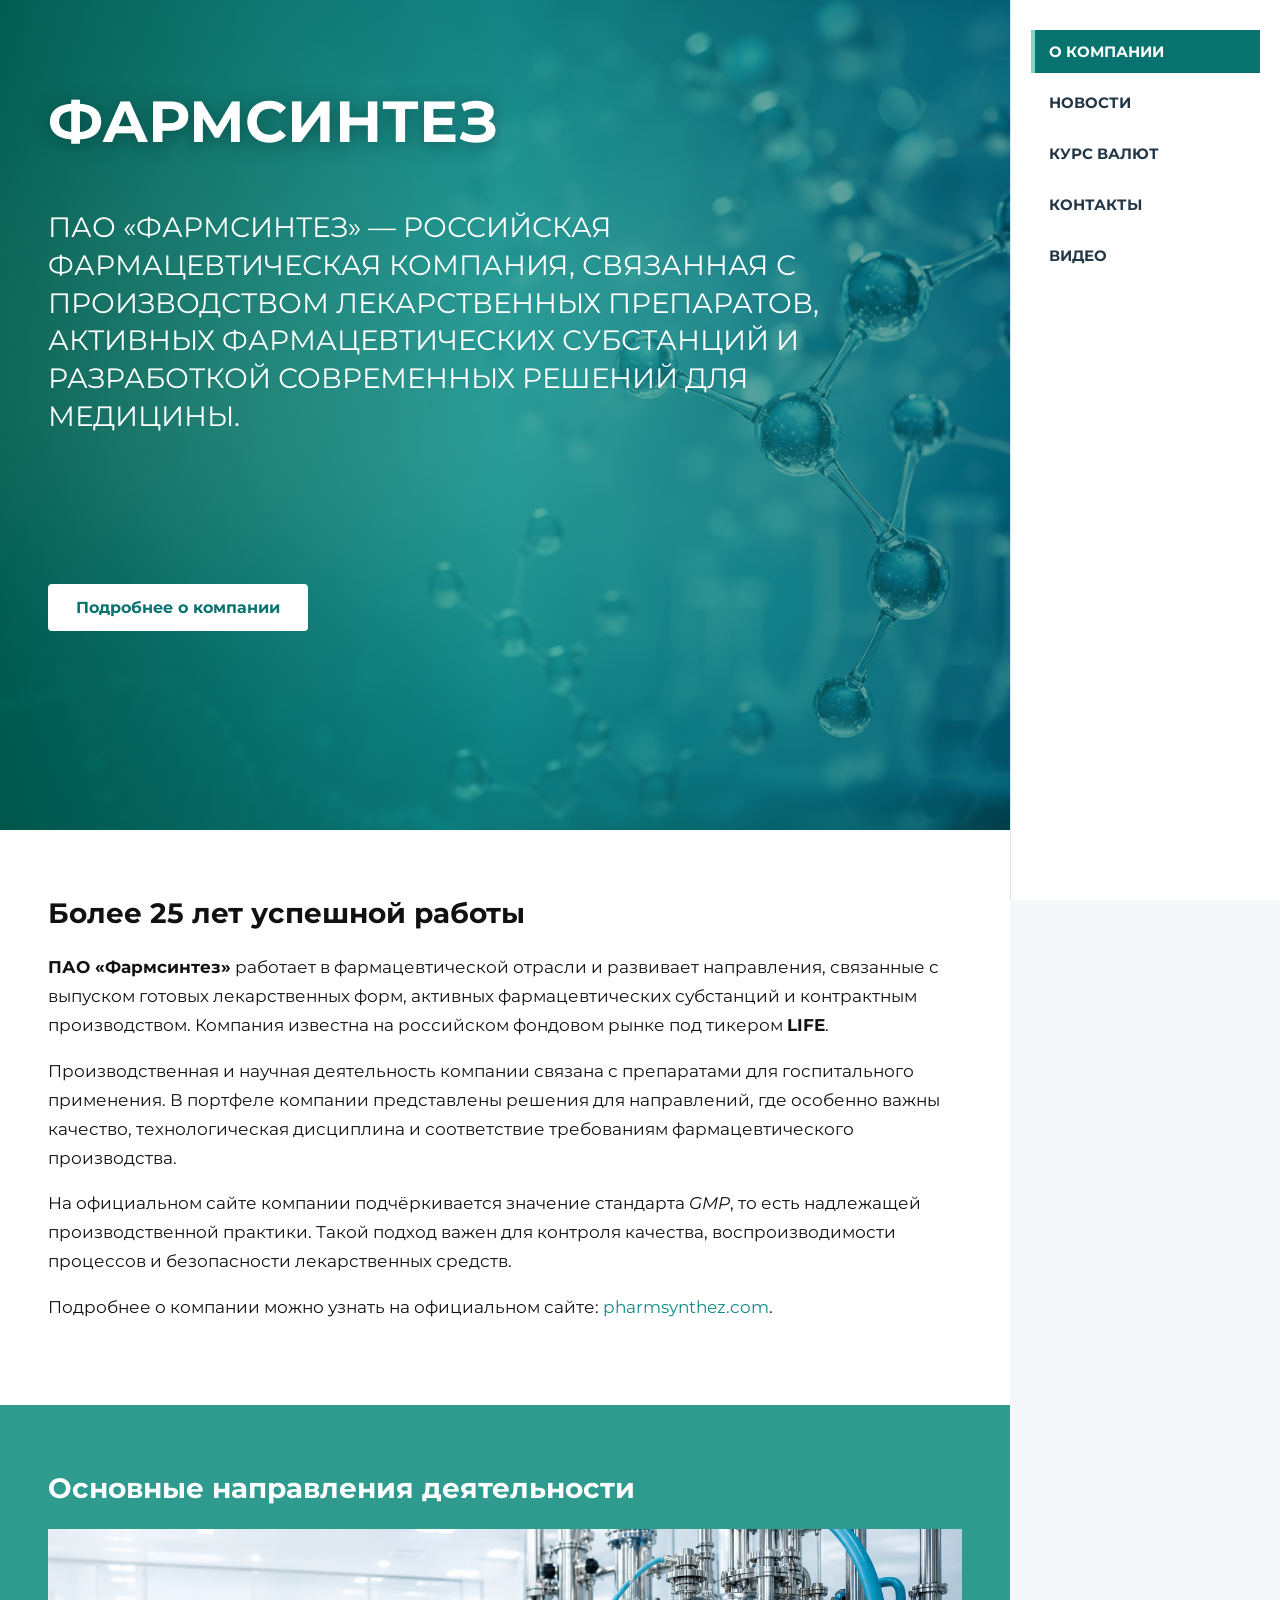
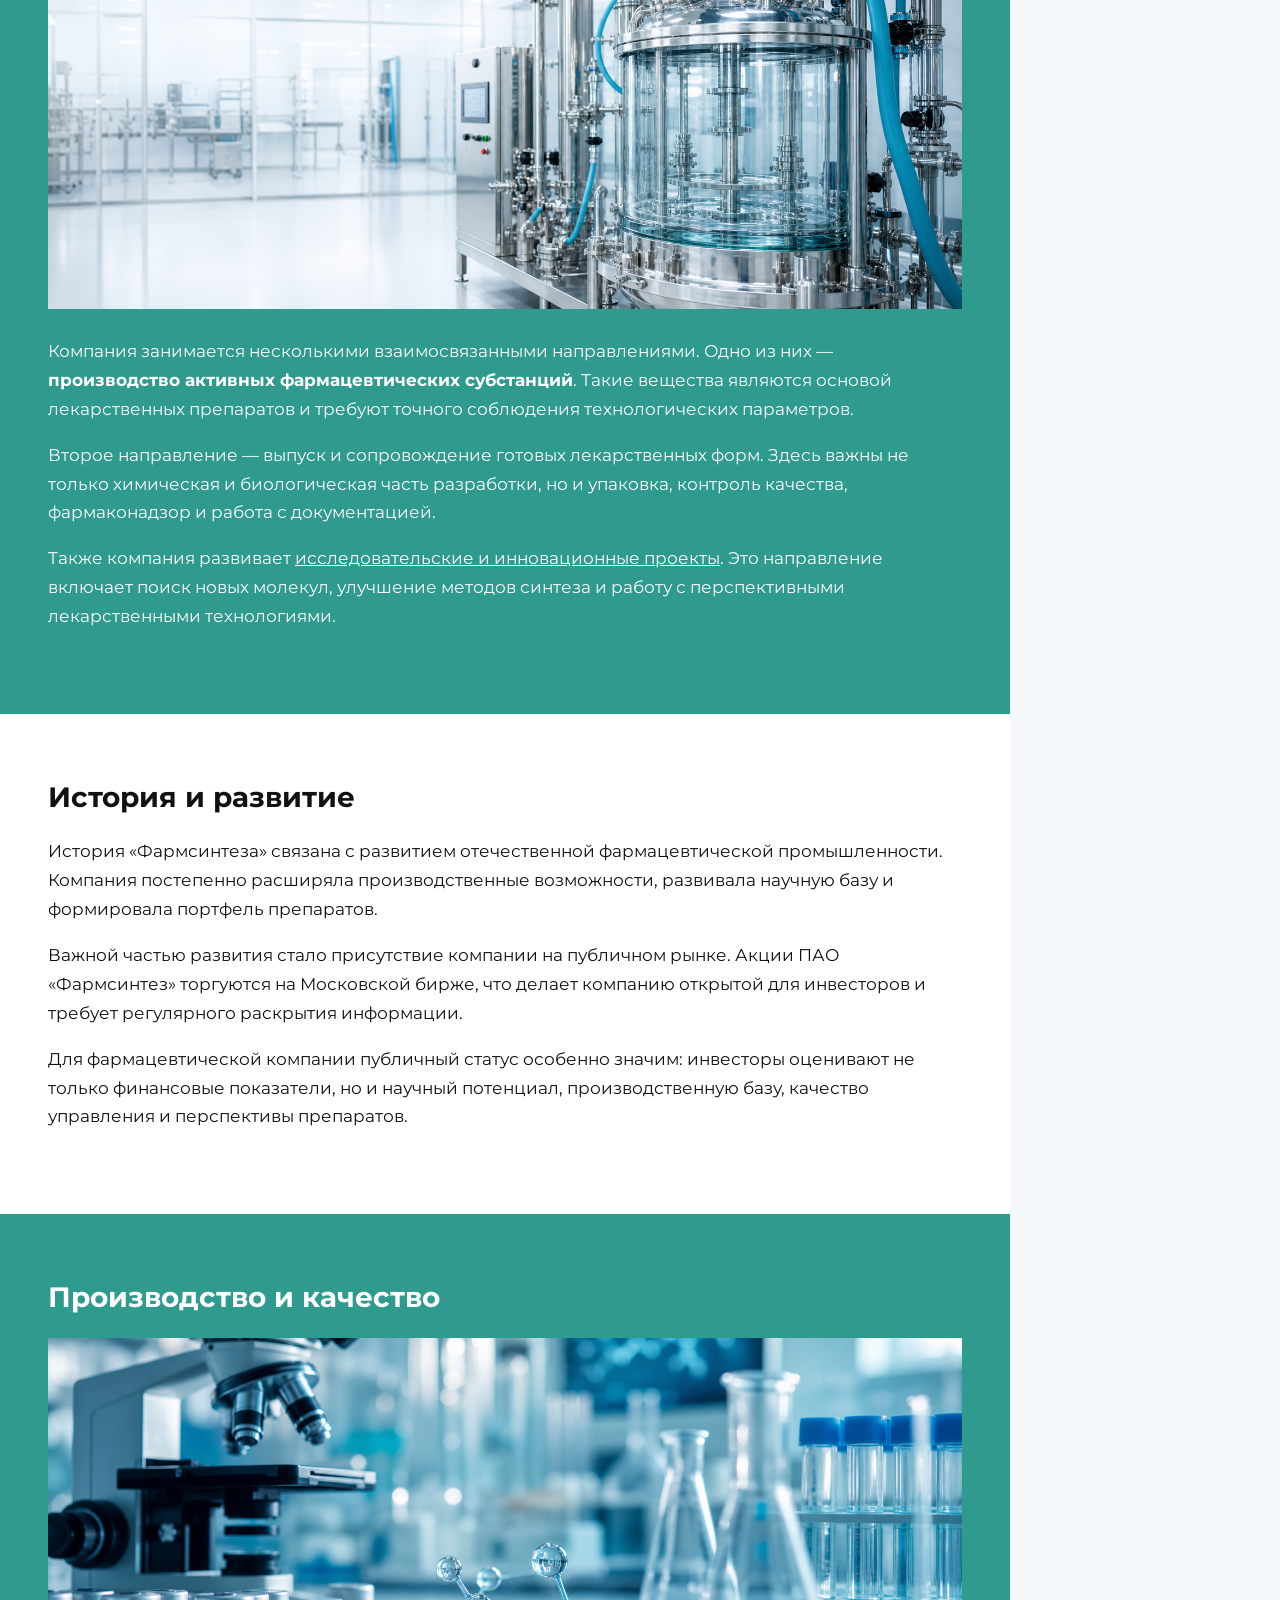
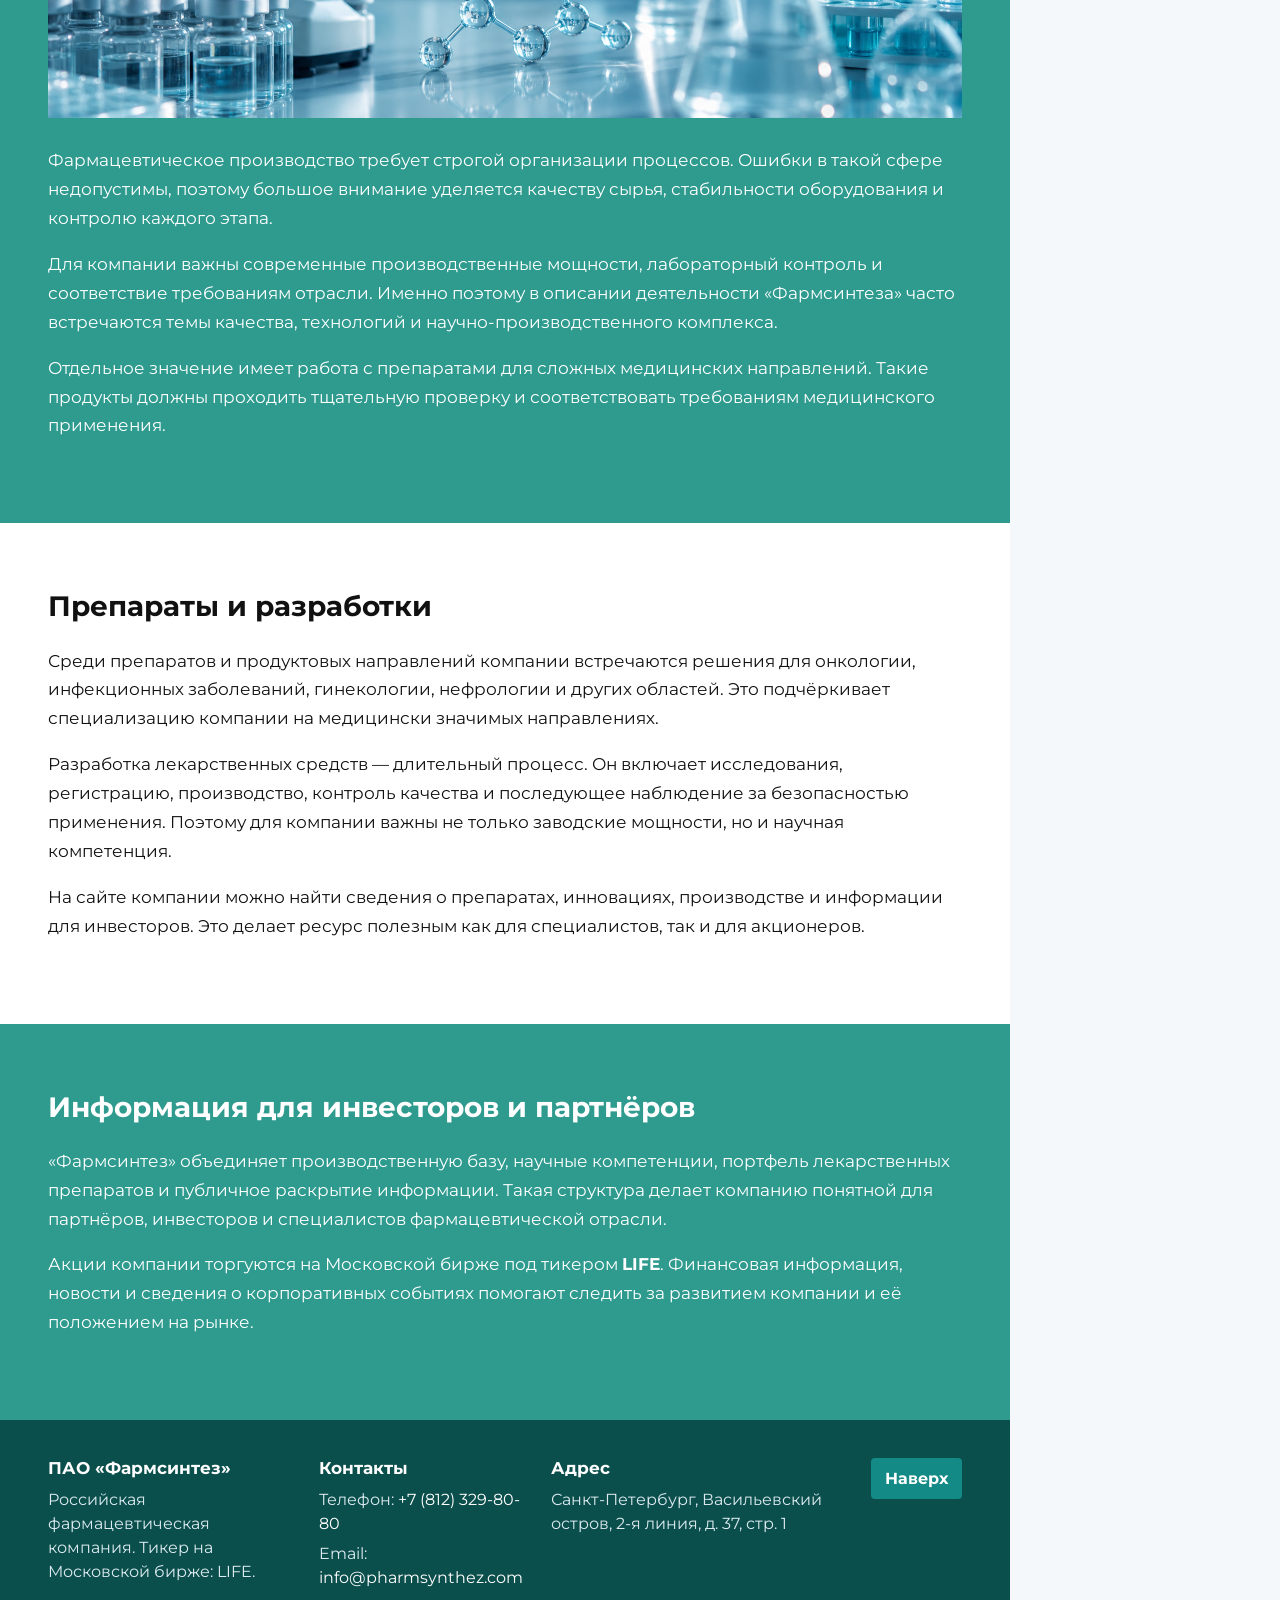
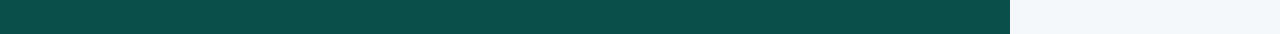
<file: index.html>
<!DOCTYPE html>
<html lang="ru">
<head>
    <meta charset="UTF-8">
    <meta name="viewport" content="width=device-width, initial-scale=1.0">
    <title>Фармсинтез — о компании</title>
    <link rel="preconnect" href="https://fonts.googleapis.com">
    <link rel="preconnect" href="https://fonts.gstatic.com" crossorigin>
    <link href="https://fonts.googleapis.com/css2?family=Montserrat:wght@400;500;600;700;800&display=swap" rel="stylesheet">
    <link rel="stylesheet" href="main.css">
    <link rel="icon" type="image/png" sizes="32x32" href="favicon-32x32.png">
    <link rel="icon" type="image/png" sizes="16x16" href="favicon-16x16.png">
</head>
<body>
    <div id="top"></div>

    <div class="container">
        <main>
            <section class="hero">
                <h1>Фармсинтез</h1>
                <p class="lead">
                    ПАО «Фармсинтез» — российская фармацевтическая компания, связанная
                    с производством лекарственных препаратов, активных фармацевтических
                    субстанций и разработкой современных решений для медицины.
                </p>
                <a class="hero-button" href="#about">Подробнее о компании</a>
            </section>

            <section id="about" class="info-section">
                <div class="section-inner">
                <h2>Более 25 лет успешной работы</h2>
                <p>
                    <strong>ПАО «Фармсинтез»</strong> работает в фармацевтической отрасли
                    и развивает направления, связанные с выпуском готовых лекарственных
                    форм, активных фармацевтических субстанций и контрактным производством.
                    Компания известна на российском фондовом рынке под тикером
                    <strong>LIFE</strong>.
                </p>
                <p>
                    Производственная и научная деятельность компании связана с препаратами
                    для госпитального применения. В портфеле компании представлены решения
                    для направлений, где особенно важны качество, технологическая дисциплина
                    и соответствие требованиям фармацевтического производства.
                </p>
                <p>
                    На официальном сайте компании подчёркивается значение стандарта
                    <em>GMP</em>, то есть надлежащей производственной практики. Такой подход
                    важен для контроля качества, воспроизводимости процессов и безопасности
                    лекарственных средств.
                </p>
                <p>
                    Подробнее о компании можно узнать на официальном сайте:
                    <a href="https://pharmsynthez.com/" target="_blank">pharmsynthez.com</a>.
                </p>
                </div>
            </section>

            <section class="info-section section-accent">
                <div class="section-inner">
                <h2>Основные направления деятельности</h2>
                <img class="section-photo" src="images/production-lab.png" alt="Фармацевтическое производство">
                <p>
                    Компания занимается несколькими взаимосвязанными направлениями. Одно из
                    них — <strong>производство активных фармацевтических субстанций</strong>.
                    Такие вещества являются основой лекарственных препаратов и требуют
                    точного соблюдения технологических параметров.
                </p>
                <p>
                    Второе направление — выпуск и сопровождение готовых лекарственных форм.
                    Здесь важны не только химическая и биологическая часть разработки, но и
                    упаковка, контроль качества, фармаконадзор и работа с документацией.
                </p>
                <p>
                    Также компания развивает <u>исследовательские и инновационные проекты</u>.
                    Это направление включает поиск новых молекул, улучшение методов синтеза
                    и работу с перспективными лекарственными технологиями.
                </p>
                </div>
            </section>

            <section class="info-section">
                <div class="section-inner">
                <h2>История и развитие</h2>
                <p>
                    История «Фармсинтеза» связана с развитием отечественной фармацевтической
                    промышленности. Компания постепенно расширяла производственные возможности,
                    развивала научную базу и формировала портфель препаратов.
                </p>
                <p>
                    Важной частью развития стало присутствие компании на публичном рынке.
                    Акции ПАО «Фармсинтез» торгуются на Московской бирже, что делает компанию
                    открытой для инвесторов и требует регулярного раскрытия информации.
                </p>
                <p>
                    Для фармацевтической компании публичный статус особенно значим: инвесторы
                    оценивают не только финансовые показатели, но и научный потенциал,
                    производственную базу, качество управления и перспективы препаратов.
                </p>
                </div>
            </section>

            <section class="info-section section-accent">
                <div class="section-inner">
                <h2>Производство и качество</h2>
                <img class="section-photo" src="images/research-lab.png" alt="Лабораторные исследования">
                <p>
                    Фармацевтическое производство требует строгой организации процессов.
                    Ошибки в такой сфере недопустимы, поэтому большое внимание уделяется
                    качеству сырья, стабильности оборудования и контролю каждого этапа.
                </p>
                <p>
                    Для компании важны современные производственные мощности, лабораторный
                    контроль и соответствие требованиям отрасли. Именно поэтому в описании
                    деятельности «Фармсинтеза» часто встречаются темы качества, технологий
                    и научно-производственного комплекса.
                </p>
                <p>
                    Отдельное значение имеет работа с препаратами для сложных медицинских
                    направлений. Такие продукты должны проходить тщательную проверку и
                    соответствовать требованиям медицинского применения.
                </p>
                </div>
            </section>

            <section class="info-section">
                <div class="section-inner">
                <h2>Препараты и разработки</h2>
                <p>
                    Среди препаратов и продуктовых направлений компании встречаются решения
                    для онкологии, инфекционных заболеваний, гинекологии, нефрологии и других
                    областей. Это подчёркивает специализацию компании на медицински значимых
                    направлениях.
                </p>
                <p>
                    Разработка лекарственных средств — длительный процесс. Он включает
                    исследования, регистрацию, производство, контроль качества и последующее
                    наблюдение за безопасностью применения. Поэтому для компании важны не
                    только заводские мощности, но и научная компетенция.
                </p>
                <p>
                    На сайте компании можно найти сведения о препаратах, инновациях,
                    производстве и информации для инвесторов. Это делает ресурс полезным
                    как для специалистов, так и для акционеров.
                </p>
                </div>
            </section>

            <section class="info-section section-accent">
                <div class="section-inner">
                <h2>Информация для инвесторов и партнёров</h2>
                <p>
                    «Фармсинтез» объединяет производственную базу, научные компетенции,
                    портфель лекарственных препаратов и публичное раскрытие информации.
                    Такая структура делает компанию понятной для партнёров, инвесторов
                    и специалистов фармацевтической отрасли.
                </p>
                <p>
                    Акции компании торгуются на Московской бирже под тикером
                    <strong>LIFE</strong>. Финансовая информация, новости и сведения о
                    корпоративных событиях помогают следить за развитием компании и её
                    положением на рынке.
                </p>
                </div>
            </section>
        </main>

        <nav class="menu">
            <a class="active" href="index.html">О компании</a>
            <a href="news.html">Новости</a>
            <a href="currency.html">Курс валют</a>
            <a href="contacts.html">Контакты</a>
            <a href="video.html">Видео</a>
        </nav>
    </div>

    <footer>
        <div class="footer-info">
            <div>
                <h3>ПАО «Фармсинтез»</h3>
                <p>Российская фармацевтическая компания. Тикер на Московской бирже: LIFE.</p>
            </div>
            <div>
                <h3>Контакты</h3>
                <p>Телефон: <a href="tel:+78123298080">+7 (812) 329-80-80</a></p>
                <p>Email: <a href="mailto:info@pharmsynthez.com">info@pharmsynthez.com</a></p>
            </div>
            <div>
                <h3>Адрес</h3>
                <p>Санкт-Петербург, Васильевский остров, 2-я линия, д. 37, стр. 1</p>
            </div>
        </div>
        <a class="to-top" href="#">Наверх</a>
    </footer>
</body>
</html>
</file>
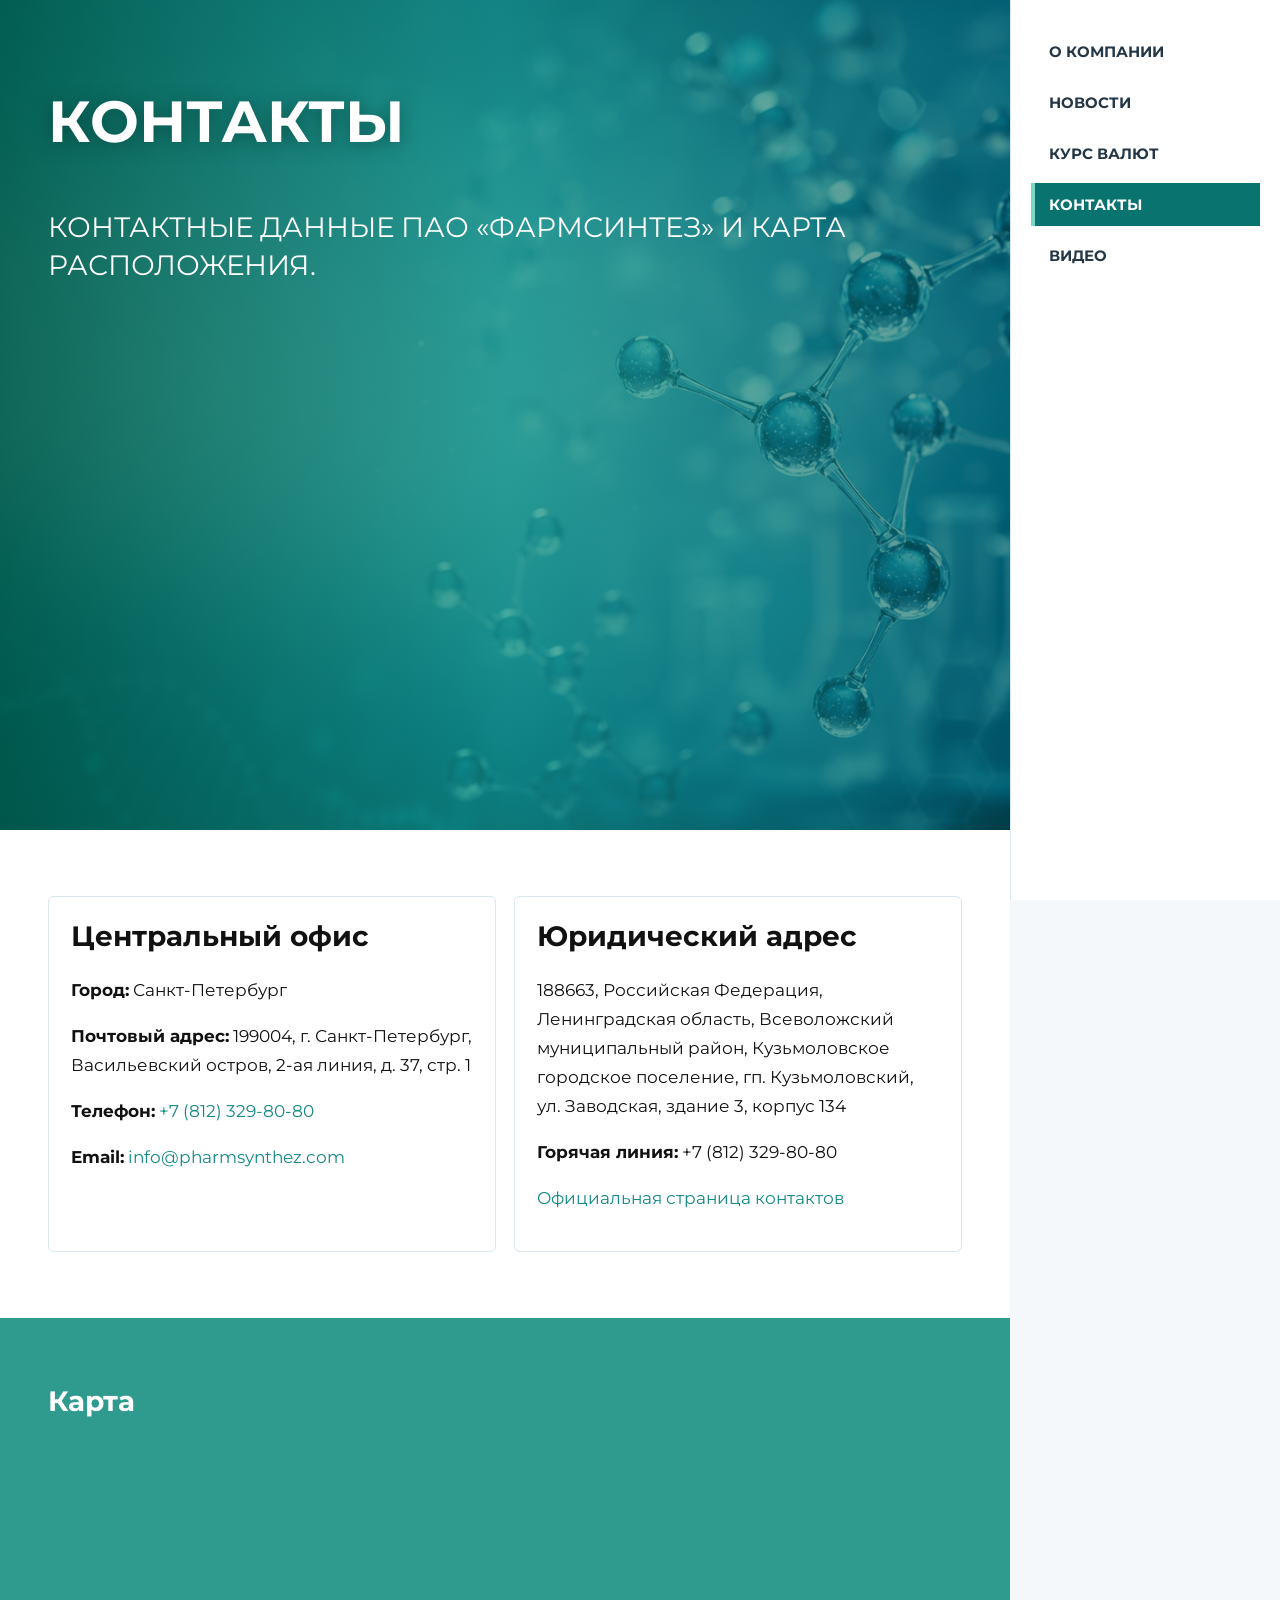
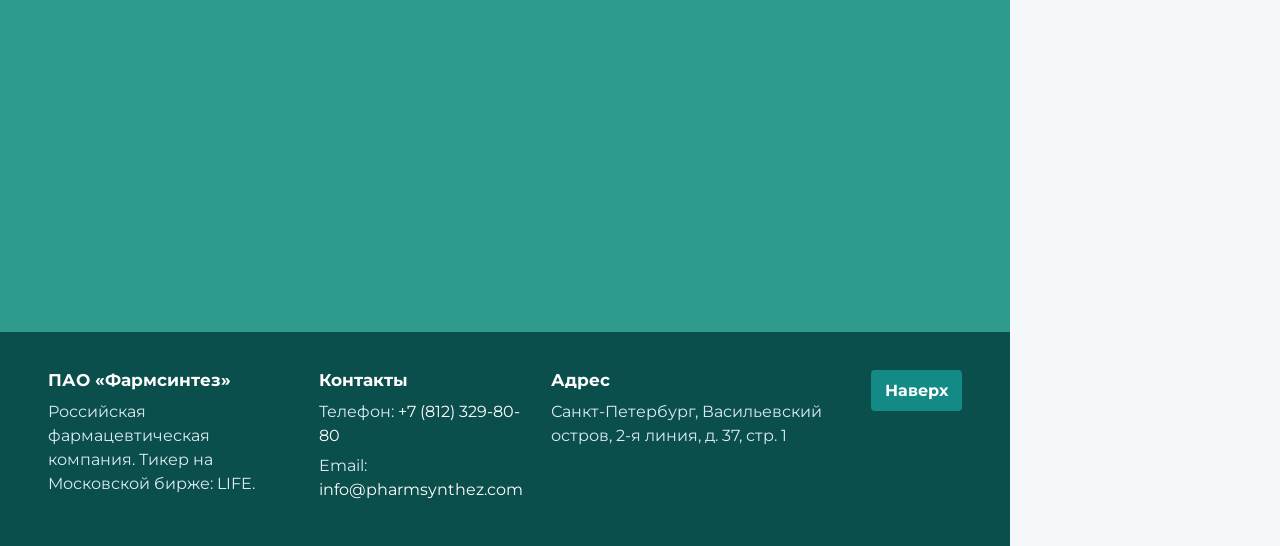
<file: contacts.html>
<!DOCTYPE html>
<html lang="ru">
<head>
    <meta charset="UTF-8">
    <meta name="viewport" content="width=device-width, initial-scale=1.0">
    <title>Фармсинтез — контакты</title>
    <link rel="preconnect" href="https://fonts.googleapis.com">
    <link rel="preconnect" href="https://fonts.gstatic.com" crossorigin>
    <link href="https://fonts.googleapis.com/css2?family=Montserrat:wght@400;500;600;700;800&display=swap" rel="stylesheet">
    <link rel="stylesheet" href="main.css">
    <link rel="icon" type="image/png" sizes="32x32" href="favicon-32x32.png">
    <link rel="icon" type="image/png" sizes="16x16" href="favicon-16x16.png">
</head>
<body>
    <div class="container">
        <main>
            <section class="hero">
                <h1>Контакты</h1>
                <p class="lead">Контактные данные ПАО «Фармсинтез» и карта расположения.</p>
            </section>

            <section class="info-section">
                <div class="section-inner contact-grid">
                <div class="card">
                    <h2>Центральный офис</h2>
                    <p><strong>Город:</strong> Санкт-Петербург</p>
                    <p><strong>Почтовый адрес:</strong> 199004, г. Санкт-Петербург, Васильевский остров, 2-ая линия, д. 37, стр. 1</p>
                    <p><strong>Телефон:</strong> <a href="tel:+78123298080">+7 (812) 329-80-80</a></p>
                    <p><strong>Email:</strong> <a href="mailto:info@pharmsynthez.com">info@pharmsynthez.com</a></p>
                </div>

                <div class="card">
                    <h2>Юридический адрес</h2>
                    <p>188663, Российская Федерация, Ленинградская область, Всеволожский муниципальный район, Кузьмоловское городское поселение, гп. Кузьмоловский, ул. Заводская, здание 3, корпус 134</p>
                    <p><strong>Горячая линия:</strong> +7 (812) 329-80-80</p>
                    <p><a href="https://pharmsynthez.com/kontakty/" target="_blank">Официальная страница контактов</a></p>
                </div>
                </div>
            </section>

            <section class="info-section section-accent">
                <div class="section-inner">
                <h2>Карта</h2>
                <iframe class="map" src="https://yandex.ru/map-widget/v1/?text=199004%2C%20%D0%A1%D0%B0%D0%BD%D0%BA%D1%82-%D0%9F%D0%B5%D1%82%D0%B5%D1%80%D0%B1%D1%83%D1%80%D0%B3%2C%20%D0%92%D0%B0%D1%81%D0%B8%D0%BB%D1%8C%D0%B5%D0%B2%D1%81%D0%BA%D0%B8%D0%B9%20%D0%BE%D1%81%D1%82%D1%80%D0%BE%D0%B2%2C%202-%D0%B0%D1%8F%20%D0%BB%D0%B8%D0%BD%D0%B8%D1%8F%2C%2037&z=15"></iframe>
                </div>
            </section>
        </main>

        <nav class="menu">
            <a href="index.html">О компании</a>
            <a href="news.html">Новости</a>
            <a href="currency.html">Курс валют</a>
            <a class="active" href="contacts.html">Контакты</a>
            <a href="video.html">Видео</a>
        </nav>
    </div>

    <footer>
        <div class="footer-info">
            <div>
                <h3>ПАО «Фармсинтез»</h3>
                <p>Российская фармацевтическая компания. Тикер на Московской бирже: LIFE.</p>
            </div>
            <div>
                <h3>Контакты</h3>
                <p>Телефон: <a href="tel:+78123298080">+7 (812) 329-80-80</a></p>
                <p>Email: <a href="mailto:info@pharmsynthez.com">info@pharmsynthez.com</a></p>
            </div>
            <div>
                <h3>Адрес</h3>
                <p>Санкт-Петербург, Васильевский остров, 2-я линия, д. 37, стр. 1</p>
            </div>
        </div>
        <a class="to-top" href="#">Наверх</a>
    </footer>
</body>
</html>
</file>
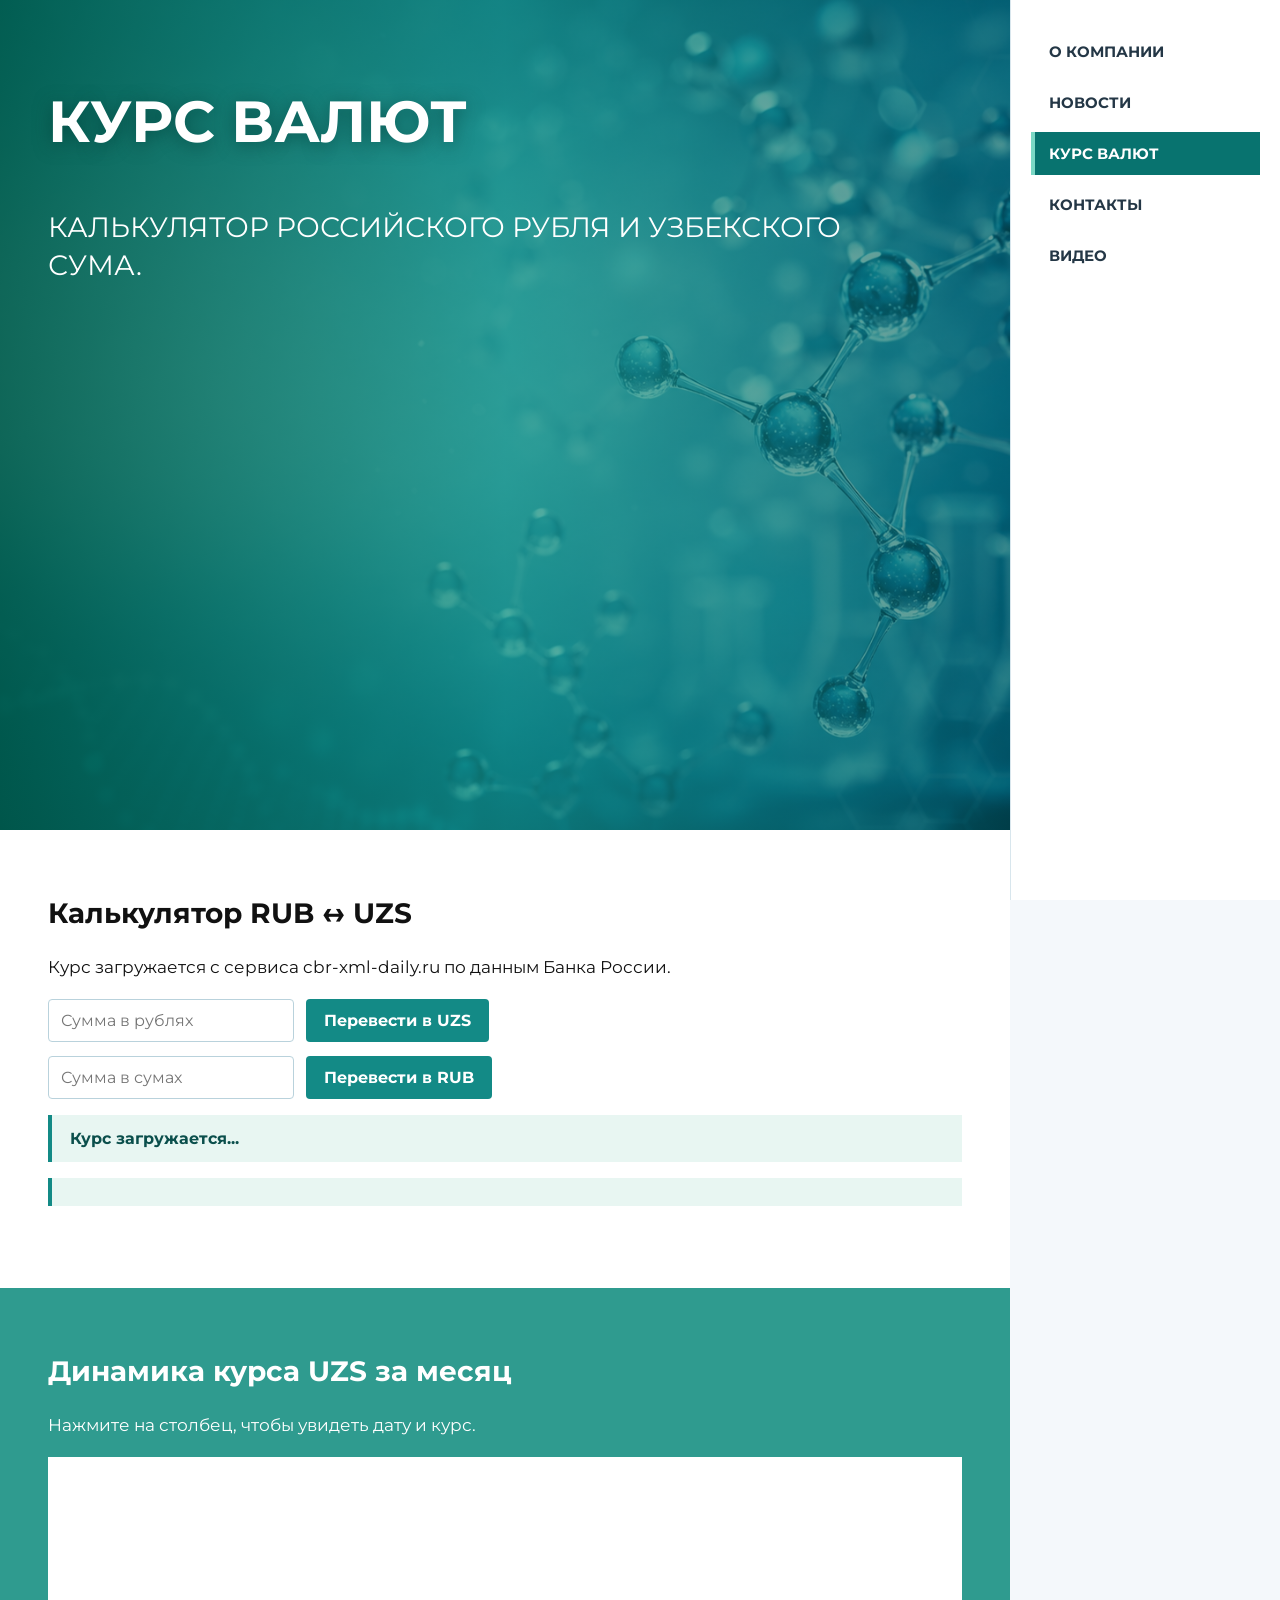
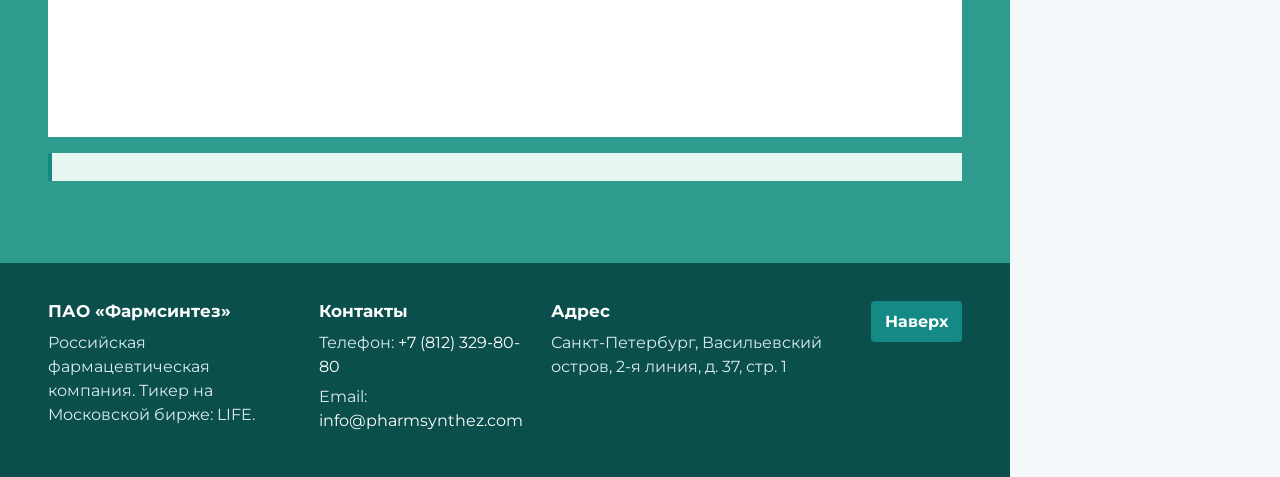
<file: currency.html>
<!DOCTYPE html>
<html lang="ru">
<head>
    <meta charset="UTF-8">
    <meta name="viewport" content="width=device-width, initial-scale=1.0">
    <title>Фармсинтез — курс валют</title>
    <link rel="preconnect" href="https://fonts.googleapis.com">
    <link rel="preconnect" href="https://fonts.gstatic.com" crossorigin>
    <link href="https://fonts.googleapis.com/css2?family=Montserrat:wght@400;500;600;700;800&display=swap" rel="stylesheet">
    <link rel="stylesheet" href="main.css">
    <link rel="icon" type="image/png" sizes="32x32" href="favicon-32x32.png">
    <link rel="icon" type="image/png" sizes="16x16" href="favicon-16x16.png">
</head>
<body>
    <div class="container">
        <main>
            <section class="hero">
                <h1>Курс валют</h1>
                <p class="lead">Калькулятор российского рубля и узбекского сума.</p>
            </section>

            <section class="info-section">
                <div class="section-inner">
                <h2>Калькулятор RUB ↔ UZS</h2>
                <p class="muted">Курс загружается с сервиса cbr-xml-daily.ru по данным Банка России.</p>

                <div class="form-row">
                    <input id="rub" type="number" placeholder="Сумма в рублях">
                    <button onclick="rubToUzs()">Перевести в UZS</button>
                </div>

                <div class="form-row">
                    <input id="uzs" type="number" placeholder="Сумма в сумах">
                    <button onclick="uzsToRub()">Перевести в RUB</button>
                </div>

                <div id="rate-info" class="result">Курс загружается...</div>
                <div id="calc-result" class="result"></div>
                </div>
            </section>

            <section class="info-section section-accent">
                <div class="section-inner">
                <h2>Динамика курса UZS за месяц</h2>
                <p>Нажмите на столбец, чтобы увидеть дату и курс.</p>
                <div id="chart" class="chart"></div>
                <div id="chart-info" class="result"></div>
                </div>
            </section>
        </main>

        <nav class="menu">
            <a href="index.html">О компании</a>
            <a href="news.html">Новости</a>
            <a class="active" href="currency.html">Курс валют</a>
            <a href="contacts.html">Контакты</a>
            <a href="video.html">Видео</a>
        </nav>
    </div>

    <footer>
        <div class="footer-info">
            <div>
                <h3>ПАО «Фармсинтез»</h3>
                <p>Российская фармацевтическая компания. Тикер на Московской бирже: LIFE.</p>
            </div>
            <div>
                <h3>Контакты</h3>
                <p>Телефон: <a href="tel:+78123298080">+7 (812) 329-80-80</a></p>
                <p>Email: <a href="mailto:info@pharmsynthez.com">info@pharmsynthez.com</a></p>
            </div>
            <div>
                <h3>Адрес</h3>
                <p>Санкт-Петербург, Васильевский остров, 2-я линия, д. 37, стр. 1</p>
            </div>
        </div>
        <a class="to-top" href="#">Наверх</a>
    </footer>

    <script>
        let uzsRate = 0;
        let uzsNominal = 1;

        function loadCurrency() {
            fetch('https://www.cbr-xml-daily.ru/daily_json.js')
                .then(function(response) {
                    return response.json();
                })
                .then(function(json) {
                    let uzs = json.Valute.UZS;
                    uzsRate = uzs.Value;
                    uzsNominal = uzs.Nominal;
                    document.getElementById('rate-info').innerText =
                        uzsNominal + ' UZS = ' + uzsRate.toFixed(4) + ' RUB, дата: ' + json.Date;
                    loadHistory(json);
                });
        }

        function rubToUzs() {
            let rub = Number(document.getElementById('rub').value);
            let result = rub * uzsNominal / uzsRate;
            document.getElementById('calc-result').innerText = rub + ' RUB = ' + result.toFixed(2) + ' UZS';
        }

        function uzsToRub() {
            let uzs = Number(document.getElementById('uzs').value);
            let result = uzs * uzsRate / uzsNominal;
            document.getElementById('calc-result').innerText = uzs + ' UZS = ' + result.toFixed(2) + ' RUB';
        }

        async function loadHistory(firstJson) {
            let items = [firstJson];
            let previousUrl = firstJson.PreviousURL;

            for(let i = 0; i < 31; i++) {
                let response = await fetch('https:' + previousUrl);
                let json = await response.json();
                items.unshift(json);
                previousUrl = json.PreviousURL;
            }

            drawChart(items);
        }

        function drawChart(items) {
            let chart = document.getElementById('chart');
            chart.innerHTML = '';
            let values = items.map(function(item) {
                return item.Valute.UZS.Value;
            });
            let max = Math.max(...values);

            for(let i = 0; i < items.length; i++) {
                let item = items[i];
                let bar = document.createElement('div');
                let value = item.Valute.UZS.Value;
                let date = item.Date.substring(0, 10);

                bar.className = 'bar';
                bar.style.height = Math.max(12, value / max * 240) + 'px';
                bar.title = date + ': ' + value.toFixed(4);
                bar.onclick = function() {
                    let bars = document.querySelectorAll('.bar');
                    for(let j = 0; j < bars.length; j++) {
                        bars[j].classList.remove('active');
                    }
                    bar.classList.add('active');
                    document.getElementById('chart-info').innerText =
                        'Дата: ' + date + ', курс: ' + item.Valute.UZS.Nominal + ' UZS = ' + value.toFixed(4) + ' RUB';
                };

                chart.appendChild(bar);
            }
        }

        loadCurrency();
    </script>
</body>
</html>
</file>
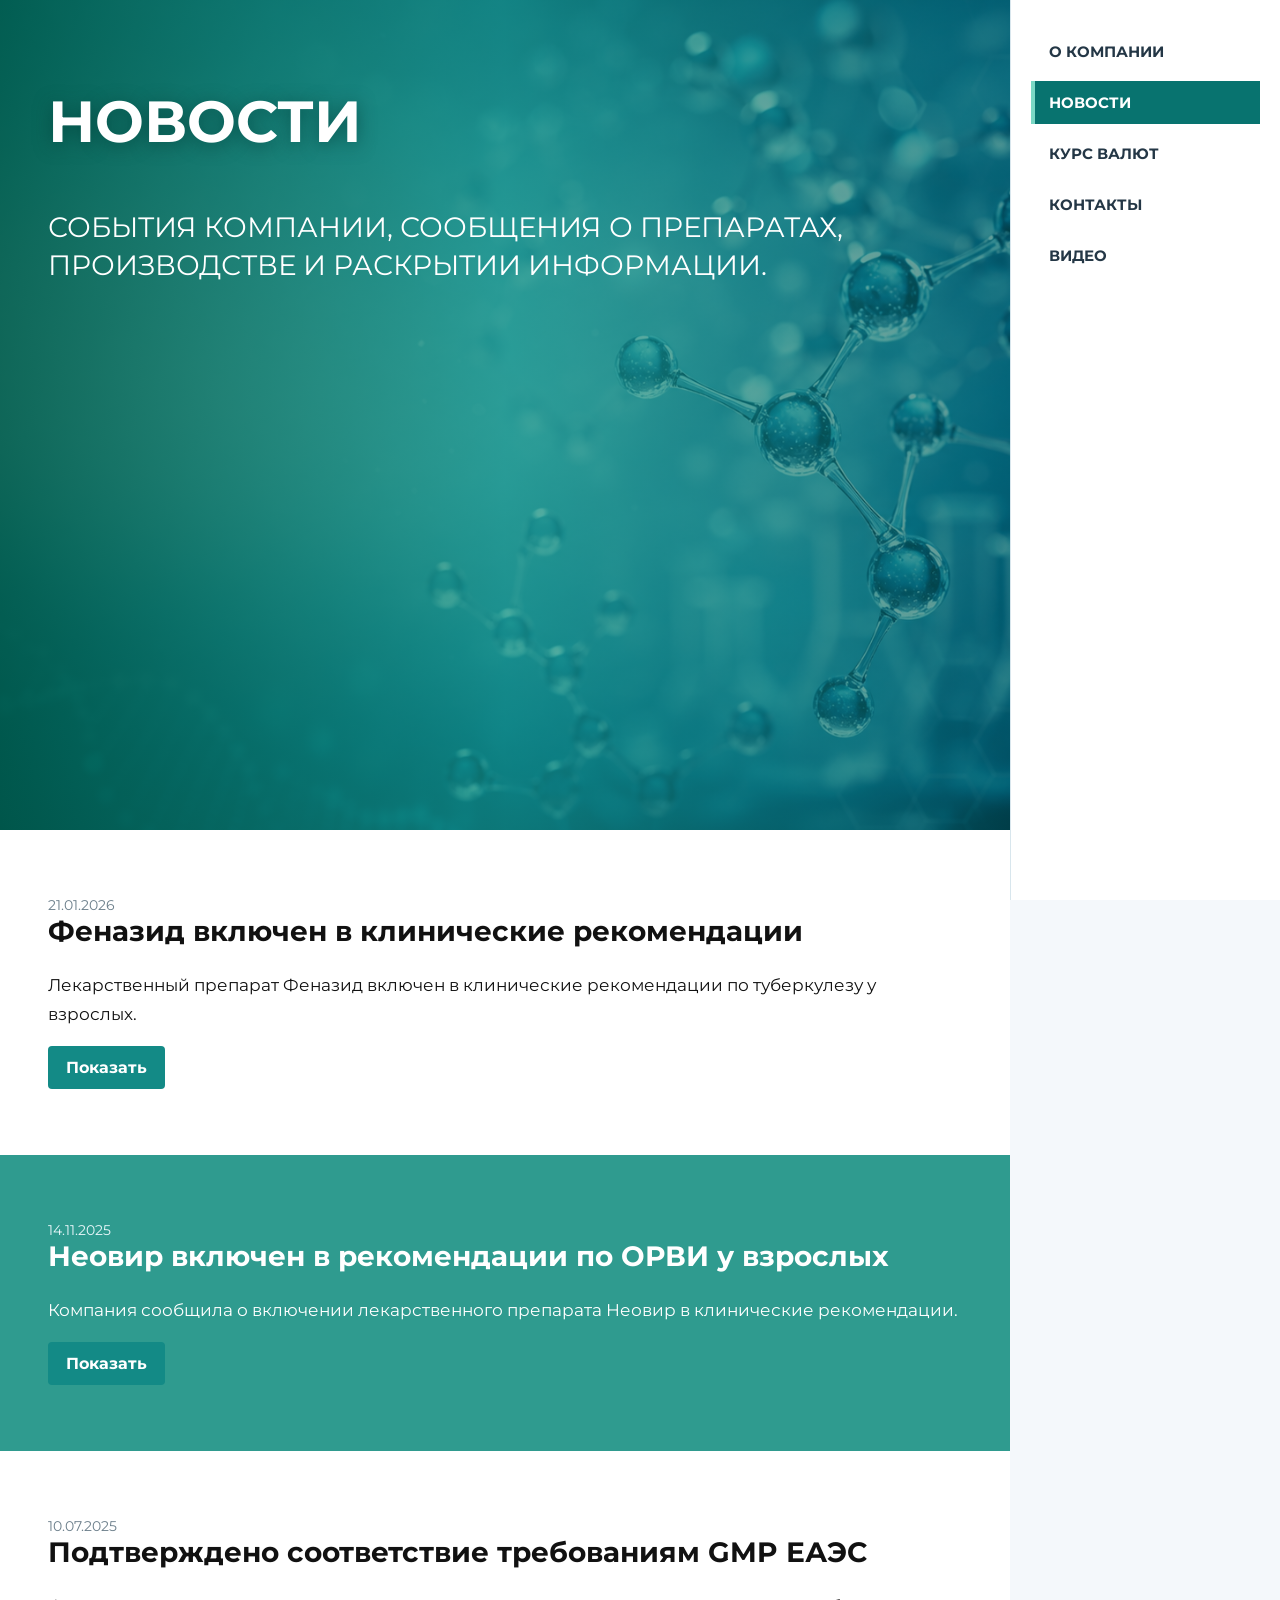
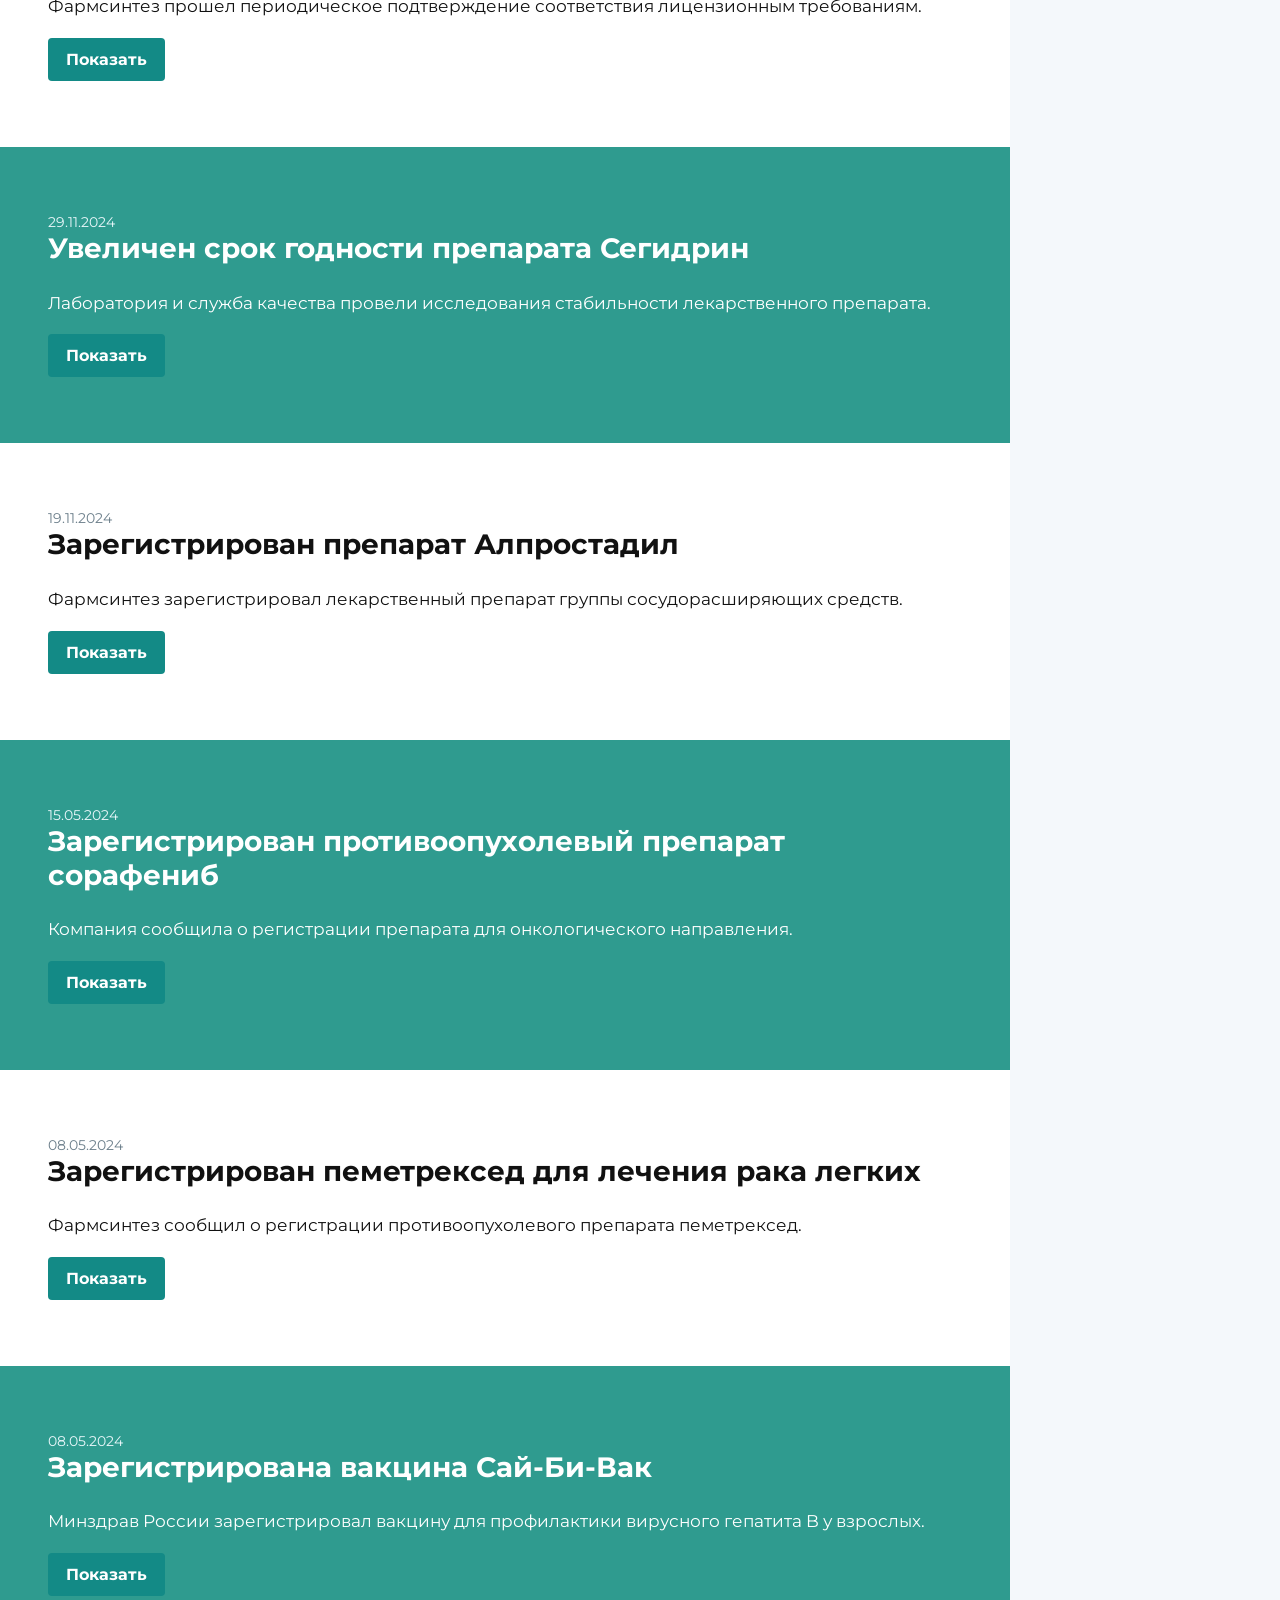
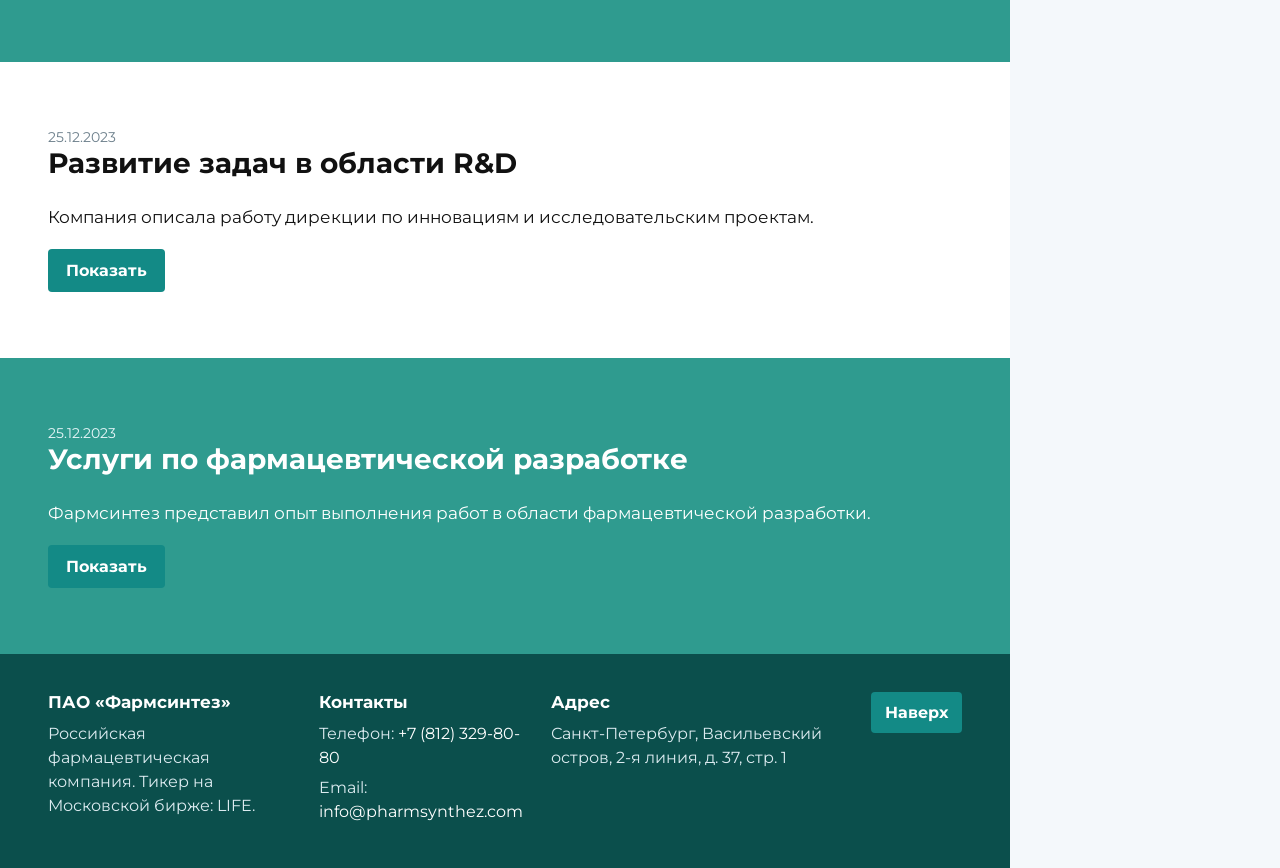
<file: news.html>
<!DOCTYPE html>
<html lang="ru">
<head>
    <meta charset="UTF-8">
    <meta name="viewport" content="width=device-width, initial-scale=1.0">
    <title>Фармсинтез — новости</title>
    <link rel="preconnect" href="https://fonts.googleapis.com">
    <link rel="preconnect" href="https://fonts.gstatic.com" crossorigin>
    <link href="https://fonts.googleapis.com/css2?family=Montserrat:wght@400;500;600;700;800&display=swap" rel="stylesheet">
    <link rel="stylesheet" href="main.css">
    <link rel="icon" type="image/png" sizes="32x32" href="favicon-32x32.png">
    <link rel="icon" type="image/png" sizes="16x16" href="favicon-16x16.png">
</head>
<body>
    <div class="container">
        <main>
            <section class="hero">
                <h1>Новости</h1>
                <p class="lead">События компании, сообщения о препаратах, производстве и раскрытии информации.</p>
            </section>

            <section class="info-section">
                <div class="section-inner news-card">
                    <div class="news-date">21.01.2026</div>
                    <h2>Феназид включен в клинические рекомендации</h2>
                    <p>Лекарственный препарат Феназид включен в клинические рекомендации по туберкулезу у взрослых.</p>
                    <button onclick="showNews('n1')">Показать</button>
                    <div id="n1" class="full-news">
                        <p>Препарат Феназид применяется как противотуберкулезное средство. Включение в рекомендации показывает практическую значимость продукта и усиливает его позицию в профильной терапии.</p>
                    </div>
                </div>
            </section>

            <section class="info-section section-accent">
                <div class="section-inner news-card">
                    <div class="news-date">14.11.2025</div>
                    <h2>Неовир включен в рекомендации по ОРВИ у взрослых</h2>
                    <p>Компания сообщила о включении лекарственного препарата Неовир в клинические рекомендации.</p>
                    <button onclick="showNews('n2')">Показать</button>
                    <div id="n2" class="full-news">
                        <p>Новость связана с препаратом Неовир и направлением инфекционных заболеваний. Для компании это важный информационный повод в продуктовой линейке госпитального и терапевтического применения.</p>
                    </div>
                </div>
            </section>

            <section class="info-section">
                <div class="section-inner news-card">
                    <div class="news-date">10.07.2025</div>
                    <h2>Подтверждено соответствие требованиям GMP ЕАЭС</h2>
                    <p>Фармсинтез прошел периодическое подтверждение соответствия лицензионным требованиям.</p>
                    <button onclick="showNews('n3')">Показать</button>
                    <div id="n3" class="full-news">
                        <p>Соответствие требованиям GMP важно для фармацевтического производства: оно подтверждает контроль качества, стабильность процессов и готовность площадки выпускать лекарственную продукцию по отраслевым нормам.</p>
                    </div>
                </div>
            </section>

            <section class="info-section section-accent">
                <div class="section-inner news-card">
                    <div class="news-date">29.11.2024</div>
                    <h2>Увеличен срок годности препарата Сегидрин</h2>
                    <p>Лаборатория и служба качества провели исследования стабильности лекарственного препарата.</p>
                    <button onclick="showNews('n4')">Показать</button>
                    <div id="n4" class="full-news">
                        <p>Увеличение срока годности важно для логистики и медицинских организаций: препарат проще хранить, планировать закупки и использовать в установленный период без потери качества.</p>
                    </div>
                </div>
            </section>

            <section class="info-section">
                <div class="section-inner news-card">
                    <div class="news-date">19.11.2024</div>
                    <h2>Зарегистрирован препарат Алпростадил</h2>
                    <p>Фармсинтез зарегистрировал лекарственный препарат группы сосудорасширяющих средств.</p>
                    <button onclick="showNews('n5')">Показать</button>
                    <div id="n5" class="full-news">
                        <p>Алпростадил относится к средствам, применяемым при хронических артериальных заболеваниях. Регистрация российского препарата расширяет доступность терапии для пациентов.</p>
                    </div>
                </div>
            </section>

            <section class="info-section section-accent">
                <div class="section-inner news-card">
                    <div class="news-date">15.05.2024</div>
                    <h2>Зарегистрирован противоопухолевый препарат сорафениб</h2>
                    <p>Компания сообщила о регистрации препарата для онкологического направления.</p>
                    <button onclick="showNews('n6')">Показать</button>
                    <div id="n6" class="full-news">
                        <p>Сорафениб относится к средствам таргетной терапии. Такие препараты применяются при отдельных видах злокачественных новообразований и занимают важное место в современной онкологии.</p>
                    </div>
                </div>
            </section>

            <section class="info-section">
                <div class="section-inner news-card">
                    <div class="news-date">08.05.2024</div>
                    <h2>Зарегистрирован пеметрексед для лечения рака легких</h2>
                    <p>Фармсинтез сообщил о регистрации противоопухолевого препарата пеметрексед.</p>
                    <button onclick="showNews('n7')">Показать</button>
                    <div id="n7" class="full-news">
                        <p>Пеметрексед используется в терапии немелкоклеточного рака легкого. Новость относится к развитию онкологического портфеля компании.</p>
                    </div>
                </div>
            </section>

            <section class="info-section section-accent">
                <div class="section-inner news-card">
                    <div class="news-date">08.05.2024</div>
                    <h2>Зарегистрирована вакцина Сай-Би-Вак</h2>
                    <p>Минздрав России зарегистрировал вакцину для профилактики вирусного гепатита B у взрослых.</p>
                    <button onclick="showNews('n8')">Показать</button>
                    <div id="n8" class="full-news">
                        <p>Сай-Би-Вак связана с профилактикой гепатита B. Для компании эта новость важна как пример работы с препаратами профилактического назначения.</p>
                    </div>
                </div>
            </section>

            <section class="info-section">
                <div class="section-inner news-card">
                    <div class="news-date">25.12.2023</div>
                    <h2>Развитие задач в области R&amp;D</h2>
                    <p>Компания описала работу дирекции по инновациям и исследовательским проектам.</p>
                    <button onclick="showNews('n9')">Показать</button>
                    <div id="n9" class="full-news">
                        <p>R&amp;D-направление включает фармацевтическую разработку, исследования молекул, оптимизацию технологий и сопровождение перспективных проектов.</p>
                    </div>
                </div>
            </section>

            <section class="info-section section-accent">
                <div class="section-inner news-card">
                    <div class="news-date">25.12.2023</div>
                    <h2>Услуги по фармацевтической разработке</h2>
                    <p>Фармсинтез представил опыт выполнения работ в области фармацевтической разработки.</p>
                    <button onclick="showNews('n10')">Показать</button>
                    <div id="n10" class="full-news">
                        <p>Контрактная разработка позволяет компании работать с партнерами, использовать научную инфраструктуру и развивать компетенции в создании лекарственных средств.</p>
                    </div>
                </div>
            </section>
        </main>

        <nav class="menu">
            <a href="index.html">О компании</a>
            <a class="active" href="news.html">Новости</a>
            <a href="currency.html">Курс валют</a>
            <a href="contacts.html">Контакты</a>
            <a href="video.html">Видео</a>
        </nav>
    </div>

    <footer>
        <div class="footer-info">
            <div>
                <h3>ПАО «Фармсинтез»</h3>
                <p>Российская фармацевтическая компания. Тикер на Московской бирже: LIFE.</p>
            </div>
            <div>
                <h3>Контакты</h3>
                <p>Телефон: <a href="tel:+78123298080">+7 (812) 329-80-80</a></p>
                <p>Email: <a href="mailto:info@pharmsynthez.com">info@pharmsynthez.com</a></p>
            </div>
            <div>
                <h3>Адрес</h3>
                <p>Санкт-Петербург, Васильевский остров, 2-я линия, д. 37, стр. 1</p>
            </div>
        </div>
        <a class="to-top" href="#">Наверх</a>
    </footer>

    <script>
        function showNews(id) {
            let block = document.getElementById(id);
            block.style.display = block.style.display == 'block' ? 'none' : 'block';
        }
    </script>
</body>
</html>
</file>
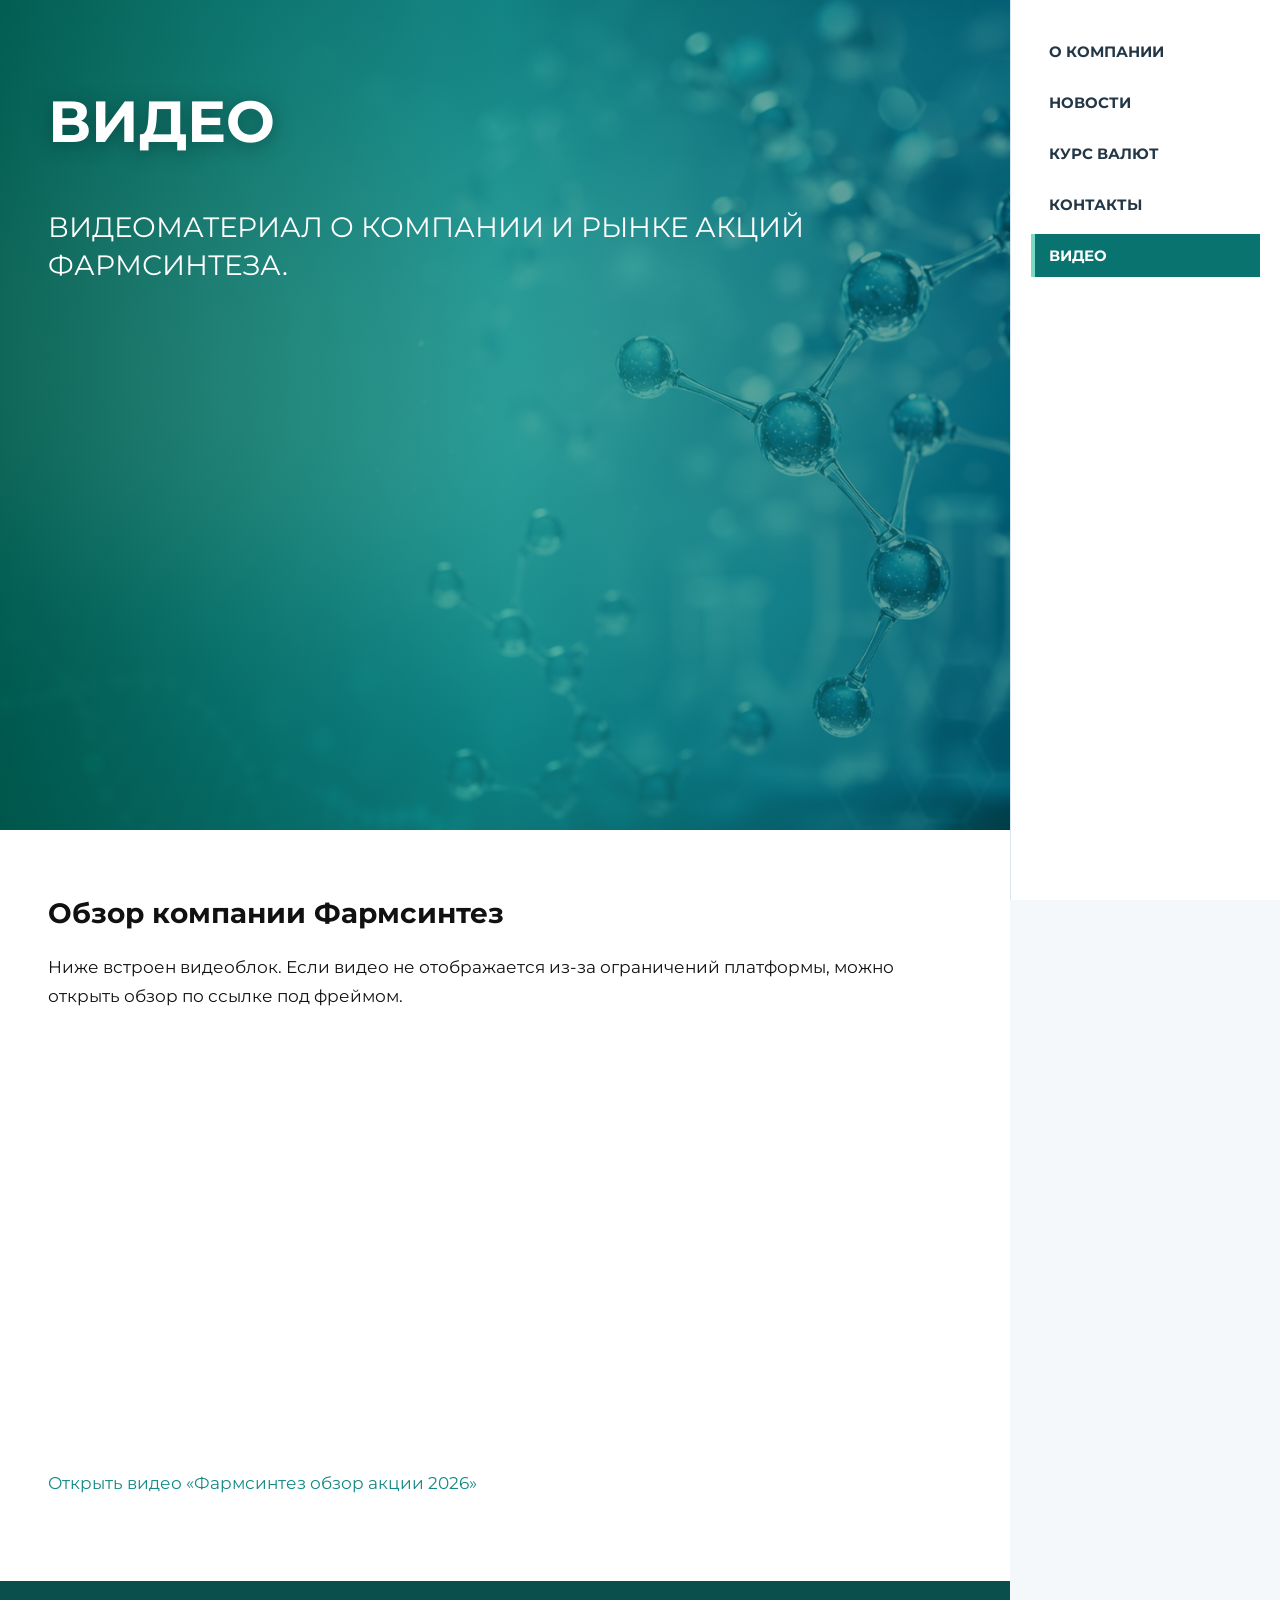
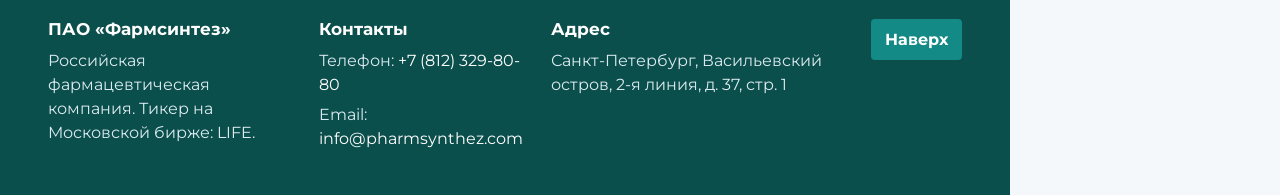
<file: video.html>
<!DOCTYPE html>
<html lang="ru">
<head>
    <meta charset="UTF-8">
    <meta name="viewport" content="width=device-width, initial-scale=1.0">
    <title>Фармсинтез — видео</title>
    <link rel="preconnect" href="https://fonts.googleapis.com">
    <link rel="preconnect" href="https://fonts.gstatic.com" crossorigin>
    <link href="https://fonts.googleapis.com/css2?family=Montserrat:wght@400;500;600;700;800&display=swap" rel="stylesheet">
    <link rel="stylesheet" href="main.css">
    <link rel="icon" type="image/png" sizes="32x32" href="favicon-32x32.png">
    <link rel="icon" type="image/png" sizes="16x16" href="favicon-16x16.png">
</head>
<body>
    <div class="container">
        <main>
            <section class="hero">
                <h1>Видео</h1>
                <p class="lead">Видеоматериал о компании и рынке акций Фармсинтеза.</p>
            </section>

            <section class="info-section">
                <div class="section-inner">
                <h2>Обзор компании Фармсинтез</h2>
                <p>
                    Ниже встроен видеоблок. Если видео не отображается из-за ограничений платформы,
                    можно открыть обзор по ссылке под фреймом.
                </p>

                <iframe class="video-frame" src="https://rutube.ru/play/embed/79371cfa4a7afefd451647f8c5cbbfd3/" allowfullscreen></iframe>

                <p>
                    <a href="https://rutube.ru/video/79371cfa4a7afefd451647f8c5cbbfd3/" target="_blank">
                        Открыть видео «Фармсинтез обзор акции 2026»
                    </a>
                </p>
                </div>
            </section>
        </main>

        <nav class="menu">
            <a href="index.html">О компании</a>
            <a href="news.html">Новости</a>
            <a href="currency.html">Курс валют</a>
            <a href="contacts.html">Контакты</a>
            <a class="active" href="video.html">Видео</a>
        </nav>
    </div>

    <footer>
        <div class="footer-info">
            <div>
                <h3>ПАО «Фармсинтез»</h3>
                <p>Российская фармацевтическая компания. Тикер на Московской бирже: LIFE.</p>
            </div>
            <div>
                <h3>Контакты</h3>
                <p>Телефон: <a href="tel:+78123298080">+7 (812) 329-80-80</a></p>
                <p>Email: <a href="mailto:info@pharmsynthez.com">info@pharmsynthez.com</a></p>
            </div>
            <div>
                <h3>Адрес</h3>
                <p>Санкт-Петербург, Васильевский остров, 2-я линия, д. 37, стр. 1</p>
            </div>
        </div>
        <a class="to-top" href="#">Наверх</a>
    </footer>
</body>
</html>
</file>
<file: main.css>
* {
    box-sizing: border-box;
}

html {
    scroll-behavior: smooth;
}

body {
    margin: 0;
    padding-right: 270px;
    font-family: "Montserrat", Arial, sans-serif;
    background: #f4f8fb;
    color: #243746;
}

a {
    color: #138a86;
    text-decoration: none;
}

a:hover {
    color: #0d6f6c;
    text-decoration: underline;
}

h1, h2, h3 {
    margin-top: 0;
}

h1 {
    font-family: "Eurostile Bold Extended", "Eurostile Extended", "Montserrat", Arial, sans-serif;
    font-size: 42px;
    text-transform: uppercase;
}

h2 {
    font-family: "Eurostile Bold Extended", "Eurostile Extended", "Montserrat", Arial, sans-serif;
    font-size: 28px;
}

main {
    padding: 0;
}

.menu {
    position: fixed;
    top: 0;
    right: 0;
    bottom: 0;
    width: 270px;
    padding: 30px 20px;
    background: #ffffff;
    border-left: 1px solid #d8e6ed;
}

.menu a {
    display: block;
    padding: 12px 14px;
    margin-bottom: 8px;
    border-left: 4px solid transparent;
    color: #243746;
    font-family: "Eurostile Bold Extended", "Eurostile Extended", "Montserrat", Arial, sans-serif;
    font-size: 15px;
    font-weight: 700;
    text-transform: uppercase;
}

.menu a:hover {
    background: #e8f6f2;
    border-left-color: #33b49f;
    color: #0d6f6c;
    text-decoration: none;
}

.menu a.active {
    background: #08736f;
    border-left-color: #7bd8c5;
    color: #ffffff;
}

.hero {
    min-height: calc(100vh - 70px);
    padding: 86px 48px;
    background:
        linear-gradient(90deg, rgba(0, 91, 72, 0.88), rgba(17, 143, 126, 0.72), rgba(0, 84, 78, 0.58)),
        url("images/hero-pharma.png") center / cover no-repeat;
    color: #ffffff;
}

.hero h1 {
    display: inline-block;
    padding: 0;
    margin-bottom: 24px;
    background: transparent;
    color: #ffffff;
    font-size: 58px;
    text-shadow: 0 3px 18px rgba(0, 54, 50, 0.55);
}

.lead,
.hero .lead {
    max-width: 850px;
    font-family: "Eurostile Bold Extended", "Eurostile Extended", "Montserrat", Arial, sans-serif;
    font-size: 28px;
    line-height: 1.35;
    text-transform: uppercase;
}

.hero-button,
button,
.button {
    display: inline-block;
    border: 0;
    border-radius: 4px;
    background: #138a86;
    color: #ffffff;
    cursor: pointer;
    font: inherit;
    font-weight: 700;
    padding: 12px 18px;
}

.hero-button {
    margin-top: 120px;
    background: #ffffff;
    color: #08736f;
    padding: 14px 28px;
}

.hero-button:hover,
button:hover,
.button:hover {
    background: #0d6f6c;
    color: #ffffff;
    text-decoration: none;
}

.info-section {
    padding: 66px 48px;
    background: #ffffff;
}

.section-accent {
    background: #2f9b8f;
    color: #ffffff;
}

.section-inner {
    max-width: 1180px;
    margin: 0 auto;
}

.info-section h2,
.info-section p {
    color: #111111;
}

.section-accent h2,
.section-accent p,
.section-accent strong,
.section-accent em,
.section-accent u,
.section-accent a {
    color: #ffffff;
}

.info-section p {
    font-size: 17px;
    line-height: 1.7;
}

.section-photo {
    display: block;
    width: 100%;
    max-height: 380px;
    object-fit: cover;
    margin: 24px 0 28px;
}

.card,
.news-card {
    background: #ffffff;
    border: 1px solid #d8e6ed;
    border-radius: 6px;
    padding: 22px;
    margin: 18px 48px;
}

.info-section .card,
.info-section .news-card {
    margin: 0;
}

.info-section .news-card {
    background: transparent;
    border: 0;
    padding: 0;
}

.news-date,
.muted {
    color: #6c7f8b;
    font-size: 14px;
}

.section-accent .news-date {
    color: #e9f7fa;
}

.full-news {
    display: none;
    margin-top: 16px;
    padding-top: 14px;
    border-top: 1px solid #d8e6ed;
}

input,
select {
    border: 1px solid #b9d2dc;
    border-radius: 4px;
    color: #243746;
    font: inherit;
    padding: 10px 12px;
}

.form-row {
    display: flex;
    flex-wrap: wrap;
    gap: 12px;
    margin: 14px 0;
}

.result {
    margin: 16px 0;
    padding: 14px 18px;
    border-left: 4px solid #138a86;
    background: #e8f6f2;
    color: #0b4f4c;
    font-weight: 700;
}

.chart {
    display: flex;
    align-items: flex-end;
    gap: 6px;
    min-height: 280px;
    overflow-x: auto;
    background: #ffffff;
    padding: 18px;
}

.bar {
    min-width: 22px;
    background: #33b49f;
    cursor: pointer;
}

.bar:hover,
.bar.active {
    background: #08736f;
}

.contact-grid {
    display: grid;
    grid-template-columns: repeat(2, 1fr);
    gap: 18px;
}

.map,
.video-frame {
    width: 100%;
    min-height: 420px;
    border: 0;
}

footer {
    display: flex;
    align-items: flex-start;
    justify-content: space-between;
    gap: 36px;
    padding: 38px 48px;
    background: #0b4f4c;
    color: #dcebf0;
}

footer a {
    color: #ffffff;
}

footer a:hover {
    color: #d8fff7;
}

.footer-info {
    display: grid;
    grid-template-columns: 1.2fr 1fr 1.4fr;
    gap: 28px;
    width: 100%;
    max-width: 1180px;
}

.footer-info h3 {
    margin: 0 0 10px;
    color: #ffffff;
    font-size: 17px;
}

.footer-info p {
    margin: 6px 0;
    color: #dcebf0;
    line-height: 1.5;
}

.to-top {
    flex-shrink: 0;
    padding: 11px 14px;
    border-radius: 4px;
    background: #138a86;
    color: #ffffff;
    font-weight: 700;
}

@media (max-width: 900px) {
    body {
        padding-right: 0;
    }

    .menu {
        position: static;
        width: 100%;
        border-left: 0;
        border-top: 1px solid #d8e6ed;
    }

    .hero,
    .info-section {
        padding: 36px 20px;
    }

    .contact-grid {
        grid-template-columns: 1fr;
    }

    footer {
        flex-direction: column;
    }

    .footer-info {
        grid-template-columns: 1fr;
    }
}
</file>
